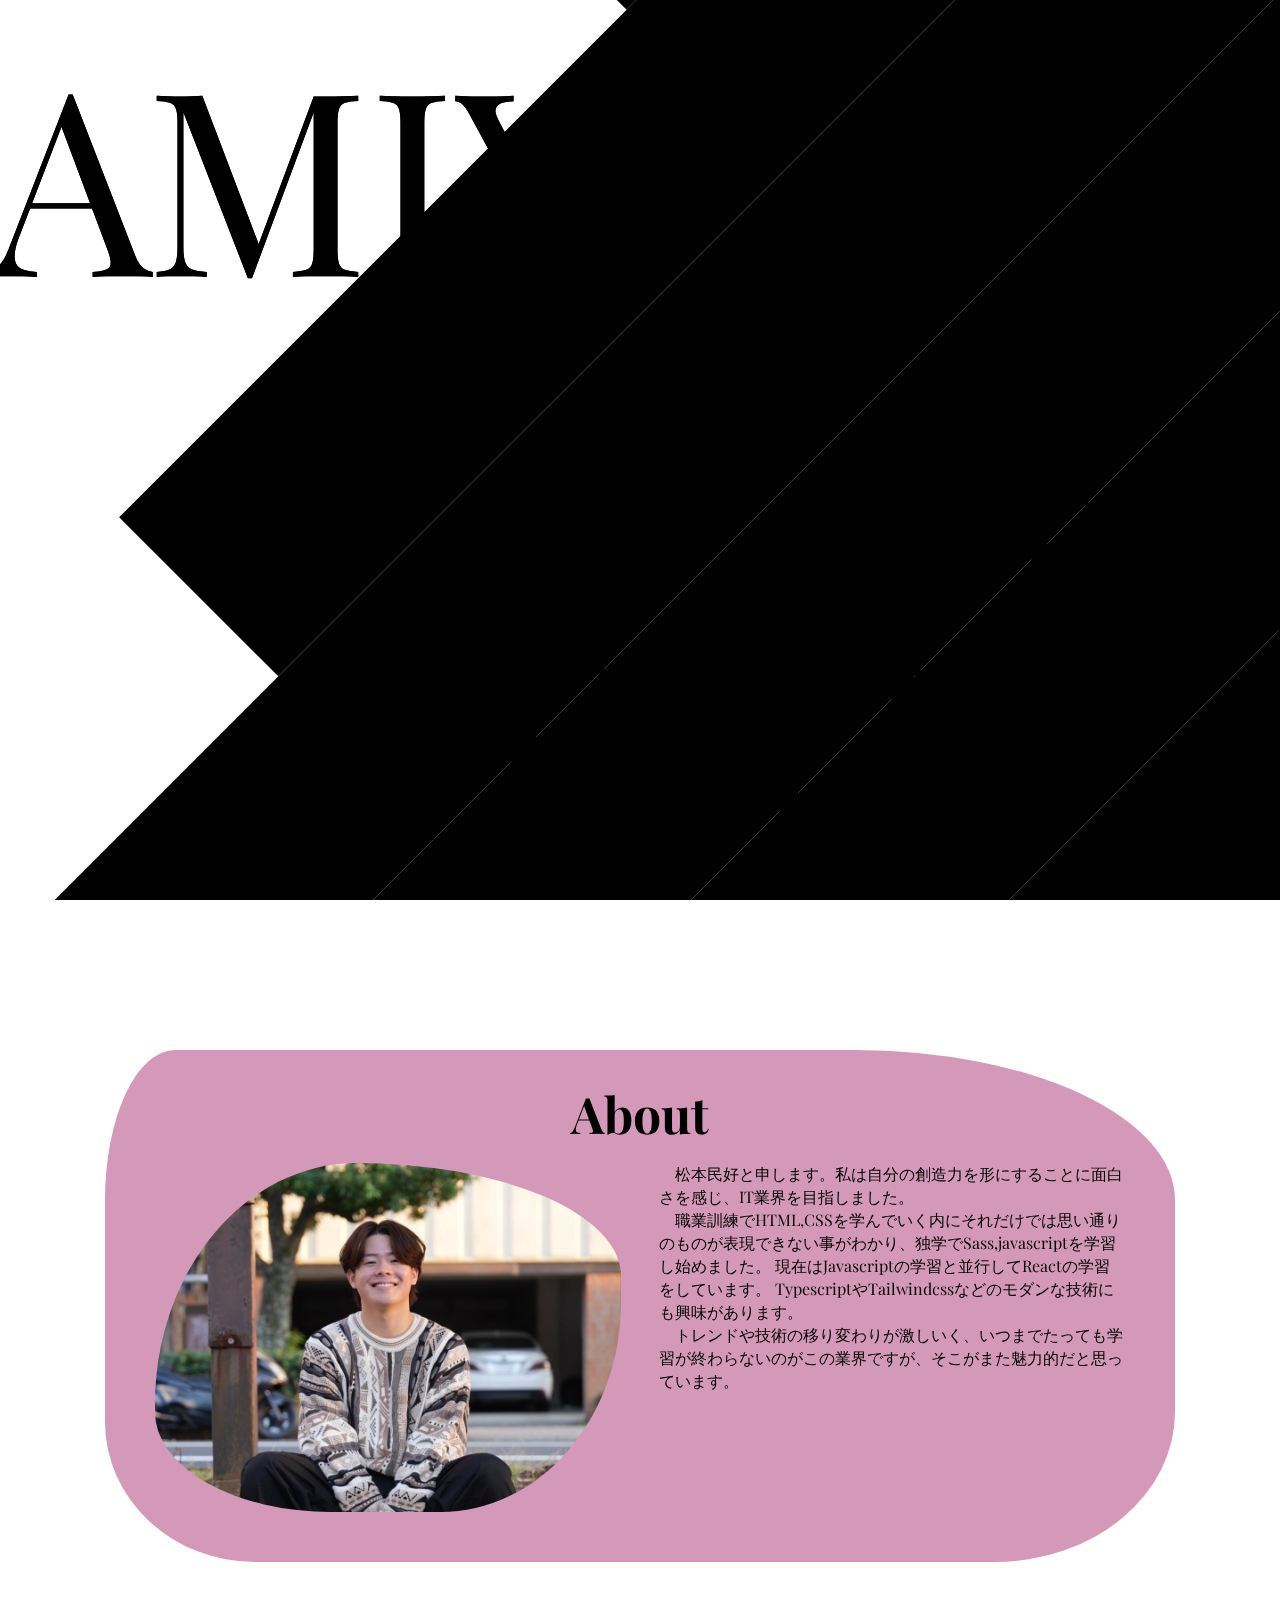
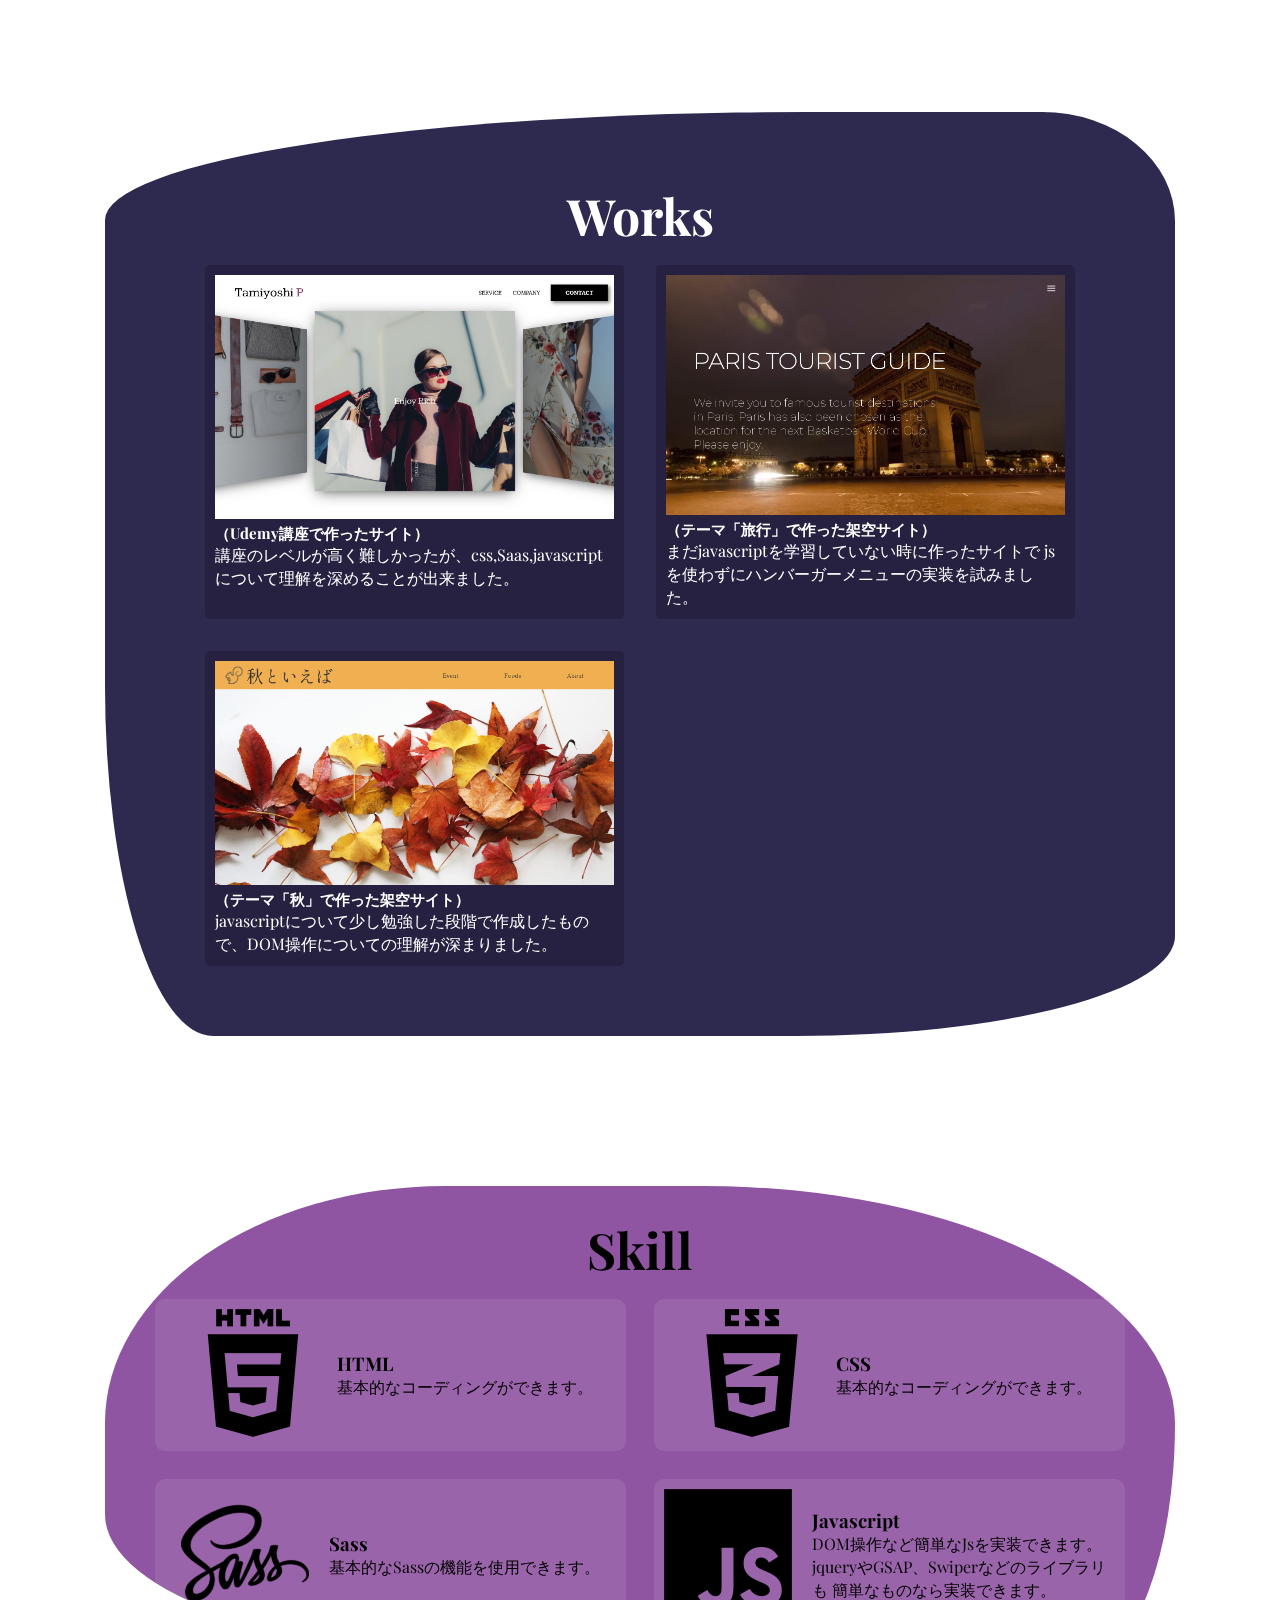
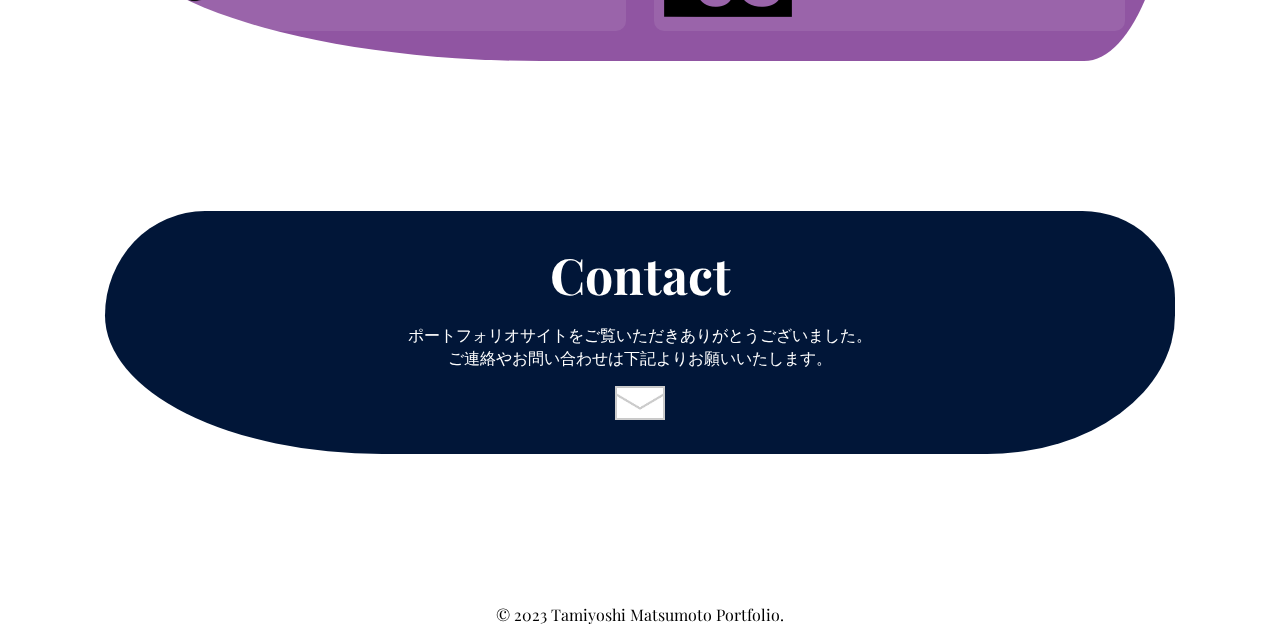
<file: index.html>
<!DOCTYPE html>
<html lang="ja">
  <head>
    <meta charset="UTF-8" />
    <title>Tamiyoshi Matsumoto Portfolio</title>
    <meta
      name="description"
      content="松本民好ポートフォリオサイト TamiyoshiMatsumotoPortfolio"
    />
    <meta name="viewport" content="width=device-width, initial-scale=1.0" />
    <meta property="og:type" content="blog" />
    <link rel="icon" href="./images/favicon.svg" / width="1200" height="630">
    <link rel="stylesheet" href="style.css" />
    <!-- js関係 -->
    <script
      src="https://cdnjs.cloudflare.com/ajax/libs/gsap/3.12.2/gsap.min.js"
      defer
    ></script>
    <script src="./scripts/gsap.js" defer></script>
    <script src="./scripts/main.js" defer></script>
  </head>

  <body>
    <!-- オープン演出 -->
    <div class="bg">
      <div class="bg_inner">
        <div class="bg_inner_content">
          <div class="bg_inner_item"></div>
          <div class="bg_inner_item"></div>
          <div class="bg_inner_item"></div>
          <div class="bg_inner_item"></div>
          <div class="bg_inner_item"></div>
          <div class="bg_inner_item"></div>
          <div class="bg_inner_item"></div>
          <div class="bg_inner_item"></div>
          <div class="bg_inner_item"></div>
        </div>
      </div>
    </div>
    <!-- トップリターンボタン -->
    <a href="#" id="page_top">∧</a>
    <!-- ヘッダー -->
    <header class="header">
      <a href="index.html"
        ><div class="header_icon">
          <div class="header_icon_img">
            <svg
              version="1.0"
              xmlns="http://www.w3.org/2000/svg"
              width="512.000000pt"
              height="512.000000pt"
              viewBox="0 0 512.000000 512.000000"
              preserveAspectRatio="xMidYMid meet"
            >
              <g
                transform="translate(0.000000,512.000000) scale(0.100000,-0.100000)"
                fill="#000000"
                stroke="none"
              >
                <path
                  d="M1075 5113 c6 -5 78 -64 160 -130 546 -439 965 -851 1142 -1126 104
-159 153 -311 134 -413 -14 -76 -42 -124 -104 -181 -105 -96 -256 -157 -621
-253 -442 -117 -596 -186 -689 -312 -94 -128 -62 -296 102 -536 l58 -84 -43
-63 c-121 -181 -177 -462 -178 -890 -1 -232 1 -256 23 -339 88 -337 296 -571
616 -699 138 -55 241 -70 425 -64 129 4 174 10 270 35 817 215 1538 1117 1695
2122 25 161 31 468 11 617 -103 782 -689 1518 -1556 1958 -327 165 -640 269
-999 331 -153 27 -465 45 -446 27z m566 -2949 c65 -20 163 -69 242 -122 305
-206 664 -689 669 -898 1 -57 -14 -74 -66 -74 -105 0 -325 147 -662 442 -215
189 -554 535 -554 567 0 12 86 71 127 86 52 19 178 18 244 -1z"
                />
              </g>
            </svg>
          </div>
          <h1 class="header_icon_text">TAMIYOSHI</h1>
        </div></a
      >
      <nav class="header_nav">
        <ul class="heaer_ul">
          <li class="header_li"><a href="#about">about</a></li>
          <li class="header_li"><a href="#works">works</a></li>
          <li class="header_li"><a href="#skill">skill</a></li>
          <li class="header_li"><a href="#contact">contact</a></li>
        </ul>
      </nav>
    </header>
    <main class="main">
      <div class="main_inner">
        <!-- ユーザートップ -->
        <section class="top" id="top">
          <div class="circle_animation">
            <p class="circle_text">TAMIYOSHI MATSUMOTO PORTFOLIO</p>
          </div>
          <div class="text_animation01">
            <div class="text_animation01_right">TAMIYOSHI</div>
            <div class="text_animation01_right_second">TAMIYOSHI</div>
          </div>
          <div class="text_animation02">
            <div class="text_animation02_left">OTOMUSTAM</div>
            <div class="text_animation02_left_second">OTOMUSTAM</div>
          </div>
          <div class="text_animation03">
            <div class="text_animation03_right">PORTFOLIO</div>
            <div class="text_animation03_right_second">PORTFOLIO</div>
          </div>
        </section>
        <!-- アバウト -->
        <section class="about" id="about">
          <h2 class="about_title">About</h2>
          <div class="about_inner">
            <div class="about_inner_img">
              <img src="./images/user_image05.jpeg" alt="" />
            </div>
            <div class="about_inner_text">
              <p>
                松本民好と申します。私は自分の創造力を形にすることに面白さを感じ、IT業界を目指しました。
              </p>
              <p>
                職業訓練でHTML,CSSを学んでいく内にそれだけでは思い通りのものが表現できない事がわかり、独学でSass,javascriptを学習し始めました。
                現在はJavascriptの学習と並行してReactの学習をしています。
                TypescriptやTailwindcssなどのモダンな技術にも興味があります。
              </p>
              <p>
                トレンドや技術の移り変わりが激しいく、いつまでたっても学習が終わらないのがこの業界ですが、そこがまた魅力的だと思っています。
              </p>
            </div>
          </div>
        </section>
        <!-- 作品 -->
        <section class="works" id="works">
          <h2 class="works_title">Works</h2>
          <div class="works_inner">
            <div class="works_content">
              <div class="works_content_img">
                <img src="./images/works_img_01.png" alt="" />
              </div>
              <a
                href="https://tamiyoshi-fashionsite.netlify.app/"
                target="”_blank”"
                ><h3>（Udemy講座で作ったサイト）</h3></a
              >
              <p>
                講座のレベルが高く難しかったが、css,Saas,javascriptについて理解を深めることが出来ました。
              </p>
            </div>
            <div class="works_content">
              <div class="works_content_img">
                <img src="./images/works_img_02.png" alt="" />
              </div>
              <a
                href="https://tamiyoshi-travelsite.netlify.app/"
                target="”_blank”"
                ><h3>（テーマ「旅行」で作った架空サイト）</h3></a
              >
              <p>
                まだjavascriptを学習していない時に作ったサイトで
                jsを使わずにハンバーガーメニューの実装を試みました。
              </p>
            </div>
            <div class="works_content">
              <div class="works_content_img">
                <img src="./images/works_img_03.png" alt="" />
              </div>
              <a
                href="https://tamiyoshi-autumnsite.netlify.app/"
                target="”_blank”"
                ><h3>（テーマ「秋」で作った架空サイト）</h3></a
              >
              <p>
                javascriptについて少し勉強した段階で作成したもので、DOM操作についての理解が深まりました。
              </p>
            </div>
            <!-- 実績等が増えれば都度追加していく -->
            <!-- <div class="works_content">
              <div class="works_content_img">
                <img src="" alt="" />
              </div>
              <p>文章が入ります。文章が入ります。文章が入ります。</p>
            </div> -->
          </div>
        </section>
        <!-- Skill -->
        <section class="skill" id="skill">
          <h2 class="skill_title">Skill</h2>
          <div class="skill_inner">
            <div class="skill_content">
              <div class="skill_content_img">
                <img src="./images/icon_01.png" alt="" />
              </div>
              <div class="skill_content_text">
                <h3>HTML</h3>
                <p>基本的なコーディングができます。</p>
              </div>
            </div>
            <div class="skill_content">
              <div class="skill_content_img">
                <img src="./images/icon_02.png" alt="" />
              </div>
              <div class="skill_content_text">
                <h3>CSS</h3>
                <p>基本的なコーディングができます。</p>
              </div>
            </div>
            <div class="skill_content">
              <div class="skill_content_img">
                <img src="./images/icon_03.png" alt="" />
              </div>
              <div class="skill_content_text">
                <h3>Sass</h3>
                <p>基本的なSassの機能を使用できます。</p>
              </div>
            </div>
            <div class="skill_content">
              <div class="skill_content_img">
                <img src="./images/icon_04.png" alt="" />
              </div>
              <div class="skill_content_text">
                <h3>Javascript</h3>
                <p>
                  DOM操作など簡単なJsを実装できます。
                  jqueryやGSAP、Swiperなどのライブラリも
                  簡単なものなら実装できます。
                </p>
              </div>
            </div>
          </div>
        </section>
        <!-- 問合せ -->
        <section class="contact" id="contact">
          <h2 class="contact_title">Contact</h2>
          <div class="contact_inner">
            <p class="contact_inner_text">
              ポートフォリオサイトをご覧いただきありがとうございました。<br />
              ご連絡やお問い合わせは下記よりお願いいたします。
            </p>
            <!-- lufttoolsというサイトで暗号化したメール -->
            <p>
              <script type="text/javascript">
                <!--
                function converter(M) {
                  var str = "",
                    str_as = "";
                  for (var i = 0; i < M.length; i++) {
                    str_as = M.charCodeAt(i);
                    str += String.fromCharCode(str_as + 1);
                  }
                  return str;
                }
                function mail_to(k_1, k_2) {
                  eval(
                    String.fromCharCode(
                      108,
                      111,
                      99,
                      97,
                      116,
                      105,
                      111,
                      110,
                      46,
                      104,
                      114,
                      101,
                      102,
                      32,
                      61,
                      32,
                      39,
                      109,
                      97,
                      105,
                      108,
                      116,
                      111,
                      58
                    ) +
                      escape(k_1) +
                      converter(
                        String.fromCharCode(
                          115,
                          96,
                          108,
                          104,
                          120,
                          110,
                          114,
                          103,
                          104,
                          45,
                          97,
                          114,
                          106,
                          45,
                          48,
                          47,
                          47,
                          50,
                          63,
                          102,
                          108,
                          96,
                          104,
                          107,
                          45,
                          98,
                          110,
                          108,
                          62,
                          114,
                          116,
                          97,
                          105,
                          100,
                          98,
                          115,
                          60
                        )
                      ) +
                      escape(k_2) +
                      "'"
                  );
                }
                document.write(
                  '<a href=JavaScript:mail_to("","")><img src="./images/mail.svg" alt="" width="50" /><\/a>'
                );
                //-->
              </script>
            </p>
            <div class="contact_inner_img">
              <a href=""> </a>
            </div>
          </div>
        </section>
      </div>
    </main>
    <!-- フッター -->
    <footer class="footer">
      <p>&copy; 2023 Tamiyoshi Matsumoto Portfolio.</p>
    </footer>
  </body>
</html>
</file>
<file: style.css>
@charset "UTF-8";
@import url("https://fonts.googleapis.com/css2?family=Oswald&display=swap");
@import url("https://fonts.googleapis.com/css2?family=Playfair+Display&display=swap");
.mb-sm, .main_inner .contact_inner_text {
  margin-bottom: 16px !important;
}

.mb-lg, .main_inner .top, .main_inner .about, .main_inner .works, .main_inner .skill, .main_inner .contact {
  margin-bottom: 80px !important;
}
@media screen and (min-width: 960px) {
  .mb-lg, .main_inner .top, .main_inner .about, .main_inner .works, .main_inner .skill, .main_inner .contact {
    margin-bottom: 150px !important;
  }
}

.pb-sm, .main_inner .about_title, .main_inner .about_inner_img, .main_inner .about_inner_text, .main_inner .works_title, .main_inner .skill_title, .main_inner .contact_title {
  padding-bottom: 16px !important;
}

.pb-lg {
  padding-bottom: 80px !important;
}
@media screen and (min-width: 960px) {
  .pb-lg {
    padding-bottom: 150px !important;
  }
}

.content-width, .main_inner .about, .main_inner .works, .main_inner .skill, .main_inner .contact {
  width: 90%;
  margin: 0 auto;
  max-width: 1070px;
}

.font-sm {
  font-size: 14px;
}
@media screen and (min-width: 960px) {
  .font-sm {
    font-size: 16px;
  }
}

.font-md, .main_inner .skill h4 {
  font-size: 17px;
}
@media screen and (min-width: 960px) {
  .font-md, .main_inner .skill h4 {
    font-size: 19px;
  }
}

.font-lg {
  font-size: 17px;
}
@media screen and (min-width: 960px) {
  .font-lg {
    font-size: 23px;
  }
}

.font-xl {
  font-size: 25px;
}
@media screen and (min-width: 960px) {
  .font-xl {
    font-size: 36px;
  }
}

.font-2xl, .main_inner .about_title, .main_inner .works_title, .main_inner .skill_title, .main_inner .contact_title {
  font-size: 38px;
}
@media screen and (min-width: 960px) {
  .font-2xl, .main_inner .about_title, .main_inner .works_title, .main_inner .skill_title, .main_inner .contact_title {
    font-size: 50px;
  }
}

* {
  margin: 0;
  padding: 0;
  box-sizing: border-box;
  scroll-behavior: smooth;
  font-family: "Playfair Display", serif;
}

.bg {
  width: 100%;
  height: 100%;
  position: fixed;
  top: 0;
  left: 0;
  overflow: hidden;
  z-index: -1;
}
.bg_inner {
  width: 160%;
  margin: auto;
}
.bg_inner_content {
  transform: translate(-100%) rotate(-45deg);
  transform-origin: right top;
}
.bg_inner_item {
  width: 320%;
  height: 25vh;
  background-color: rgb(0, 0, 0);
}

#page_top {
  position: fixed;
  right: 30px;
  bottom: 30px;
  width: 50px;
  height: 50px;
  color: rgb(0, 0, 0);
  padding: 10px;
  border: solid 1px;
  border-radius: 50%;
  box-shadow: 0 2px 10px -6px rgba(0, 0, 0, 0.5), 0 3px 10px -4px rgba(0, 0, 0, 0.2);
  text-decoration: none;
  text-align: center;
}

.hidden {
  display: none;
}

.header {
  font-family: "Playfair Display", serif;
  padding: 0 20px;
  position: fixed;
  top: 0;
  left: 0;
  z-index: 100;
  display: flex;
  justify-content: center;
  align-items: center;
  width: 100%;
  background-color: rgba(255, 255, 255, 0.5);
  transition: all 0.5;
}
@media screen and (min-width: 960px) {
  .header {
    justify-content: space-between;
  }
}
.header.hide {
  display: none;
}
.header a {
  text-decoration: none;
  color: rgb(0, 0, 0);
}
.header a:visited {
  color: rgb(0, 0, 0);
}
.header_icon {
  display: flex;
  align-items: center;
  height: 80px;
}
.header_icon_img svg {
  width: 50px;
}
.header_icon_img svg g {
  fill: rgb(0, 0, 0);
}
.header_icon_text {
  font-size: 3rem;
}
.header_nav {
  display: none;
}
@media screen and (min-width: 960px) {
  .header_nav {
    display: block;
  }
}
.header_ul {
  display: flex;
}
.header_li {
  display: inline-block;
  text-align: center;
  overflow: hidden;
  border-radius: 4px;
  margin: 4px;
  font-size: 1.3rem;
}
.header_li:nth-child(1) a:hover {
  background-color: #d499b9;
}
.header_li:nth-child(2) a:hover {
  background-color: #2e294e;
  color: white;
}
.header_li:nth-child(3) a:hover {
  background-color: #9055a2;
}
.header_li:nth-child(4) a:hover {
  background-color: #011638;
  color: white;
}
.header_li a {
  padding: 8px;
}

.main_inner {
  overflow: hidden;
  z-index: 100;
}
.main_inner .top {
  color: rgb(0, 0, 0);
  position: relative;
  z-index: -1;
  height: 100vh;
}
.main_inner .top .circle_animation {
  position: fixed;
  overflow: hidden;
  display: flex;
  justify-content: center;
  align-items: center;
  width: 100%;
  height: 100vh;
}
.main_inner .top .circle_text {
  position: relative;
  width: 200px; /* 直径 */
  height: 200px; /* 直径 */
  font-size: 20px;
  text-align: center;
  margin: auto;
  transform: rotate(-80deg); /* 円の回転 */
  animation: circleAnimation 20s linear infinite;
  scale: 2;
}
.main_inner .top .circle_text span {
  position: absolute;
  top: 0;
  left: calc(50% - 10px); /* 中心点、、文字サイズ分ずらす */
  display: inline-block;
  width: 20px; /* 文字サイズより小さくしない */
  height: 100px; /* 半径 */
  transform-origin: center bottom; /* 回転の基準点 */
  transform: rotate(calc(var(--number) * 12deg));
}
.main_inner .top .text_animation01 {
  position: fixed;
  overflow: hidden;
  top: 0;
  right: 56%;
  width: 720px;
  font-size: 16rem;
}
.main_inner .top .text_animation01_right {
  width: 200%;
  animation: rightAnimation 40s linear infinite;
}
.main_inner .top .text_animation01_right_second {
  position: absolute;
  top: 0;
  left: 0;
  width: 200%;
  animation: rightAnimation 40s -20s linear infinite;
}
.main_inner .top .text_animation02 {
  position: fixed;
  overflow: hidden;
  top: 50%;
  left: 80%;
  width: 480px;
  font-size: 9rem;
}
.main_inner .top .text_animation02_left {
  width: 200%;
  animation: leftAnimation 40s linear infinite;
}
.main_inner .top .text_animation02_left_second {
  position: absolute;
  top: 0;
  left: 0;
  width: 200%;
  animation: leftAnimation 40s -20s linear infinite;
}
.main_inner .top .text_animation03 {
  position: fixed;
  overflow: hidden;
  bottom: 0;
  left: 28%;
  width: 700px;
  font-size: 15rem;
}
.main_inner .top .text_animation03_right {
  width: 200%;
  animation: rightAnimation 40s linear infinite;
}
.main_inner .top .text_animation03_right_second {
  position: absolute;
  top: 0;
  left: 0;
  width: 200%;
  animation: rightAnimation 40s -20s linear infinite;
}
.main_inner .about {
  background-color: #d499b9;
  padding: 30px 50px;
  border-radius: 70px 320px 180px 150px/150px 150px 150px 140px;
}
.main_inner .about_title {
  text-align: center;
}
.main_inner .about_inner {
  display: block;
  width: 100%;
}
@media screen and (min-width: 960px) {
  .main_inner .about_inner {
    display: flex;
    justify-content: space-between;
  }
}
@media screen and (min-width: 960px) {
  .main_inner .about_inner_img {
    width: 48%;
  }
}
.main_inner .about_inner_img > img {
  width: 100%;
  border-radius: 246px 324px 221px 216px/295px 138px 256px 122px;
}
.main_inner .about_inner_text {
  text-indent: 1rem;
}
@media screen and (min-width: 960px) {
  .main_inner .about_inner_text {
    width: 48%;
  }
}
.main_inner .works {
  background-color: #2e294e;
  color: white;
  padding: 70px 100px;
  border-radius: 700px 133px 379px 108px/108px 109px 100px 350px;
}
.main_inner .works_title {
  text-align: center;
}
.main_inner .works_inner {
  display: grid;
  justify-content: center;
  grid-gap: 32px;
  grid-template-columns: repeat(auto-fill, minmax(320px, 1fr));
}
.main_inner .works_content {
  padding: 10px;
  background-color: rgba(0, 0, 0, 0.174);
  border-radius: 5px;
  width: 100%;
}
.main_inner .works_content a {
  color: white;
  text-decoration: none;
  font-size: 0.8rem;
}
.main_inner .works_content a:visited {
  color: white;
}
.main_inner .works_content_img > img {
  width: 100%;
}
.main_inner .skill {
  background-color: #9055a2;
  padding: 30px 50px;
  border-radius: 501px 695px 134px 642px/349px 350px 350px 216px;
}
.main_inner .skill_title {
  text-align: center;
}
.main_inner .skill_inner {
  display: grid;
  justify-content: center;
  grid-gap: 28px;
  grid-template-columns: repeat(auto-fill, minmax(320px, 1fr));
}
.main_inner .skill_content {
  display: flex;
  background-color: rgba(255, 255, 255, 0.089);
  border-radius: 10px;
  gap: 20px;
  padding: 10px;
  justify-content: center;
  align-items: center;
  width: 100%;
}
.main_inner .skill h4 {
  font-weight: 900;
}
.main_inner .contact {
  background-color: #011638;
  color: white;
  padding: 30px 50px;
  text-align: center;
  border-radius: 253px 234px 475px 700px/264px 219px 350px 350px;
}
.main_inner .contact_title {
  text-align: center;
}
.main_inner .contact_inner {
  display: block;
  height: auto;
  width: 100%;
}
.main_inner .contact_inner_img {
  width: 100%;
}
.main_inner .contact_inner_img > a img {
  width: 50px;
  filter: invert(100%);
}

.footer {
  text-align: center;
}

@keyframes rightAnimation {
  0% {
    transform: translateX(100%);
  }
  100% {
    transform: translateX(-100%);
  }
}
@keyframes leftAnimation {
  0% {
    transform: translateX(-100%);
  }
  100% {
    transform: translateX(100%);
  }
}
@keyframes circleAnimation {
  0% {
    transform: rotate(0deg);
  }
  100% {
    transform: rotate(360deg);
  }
}/*# sourceMappingURL=style.css.map */
</file>
